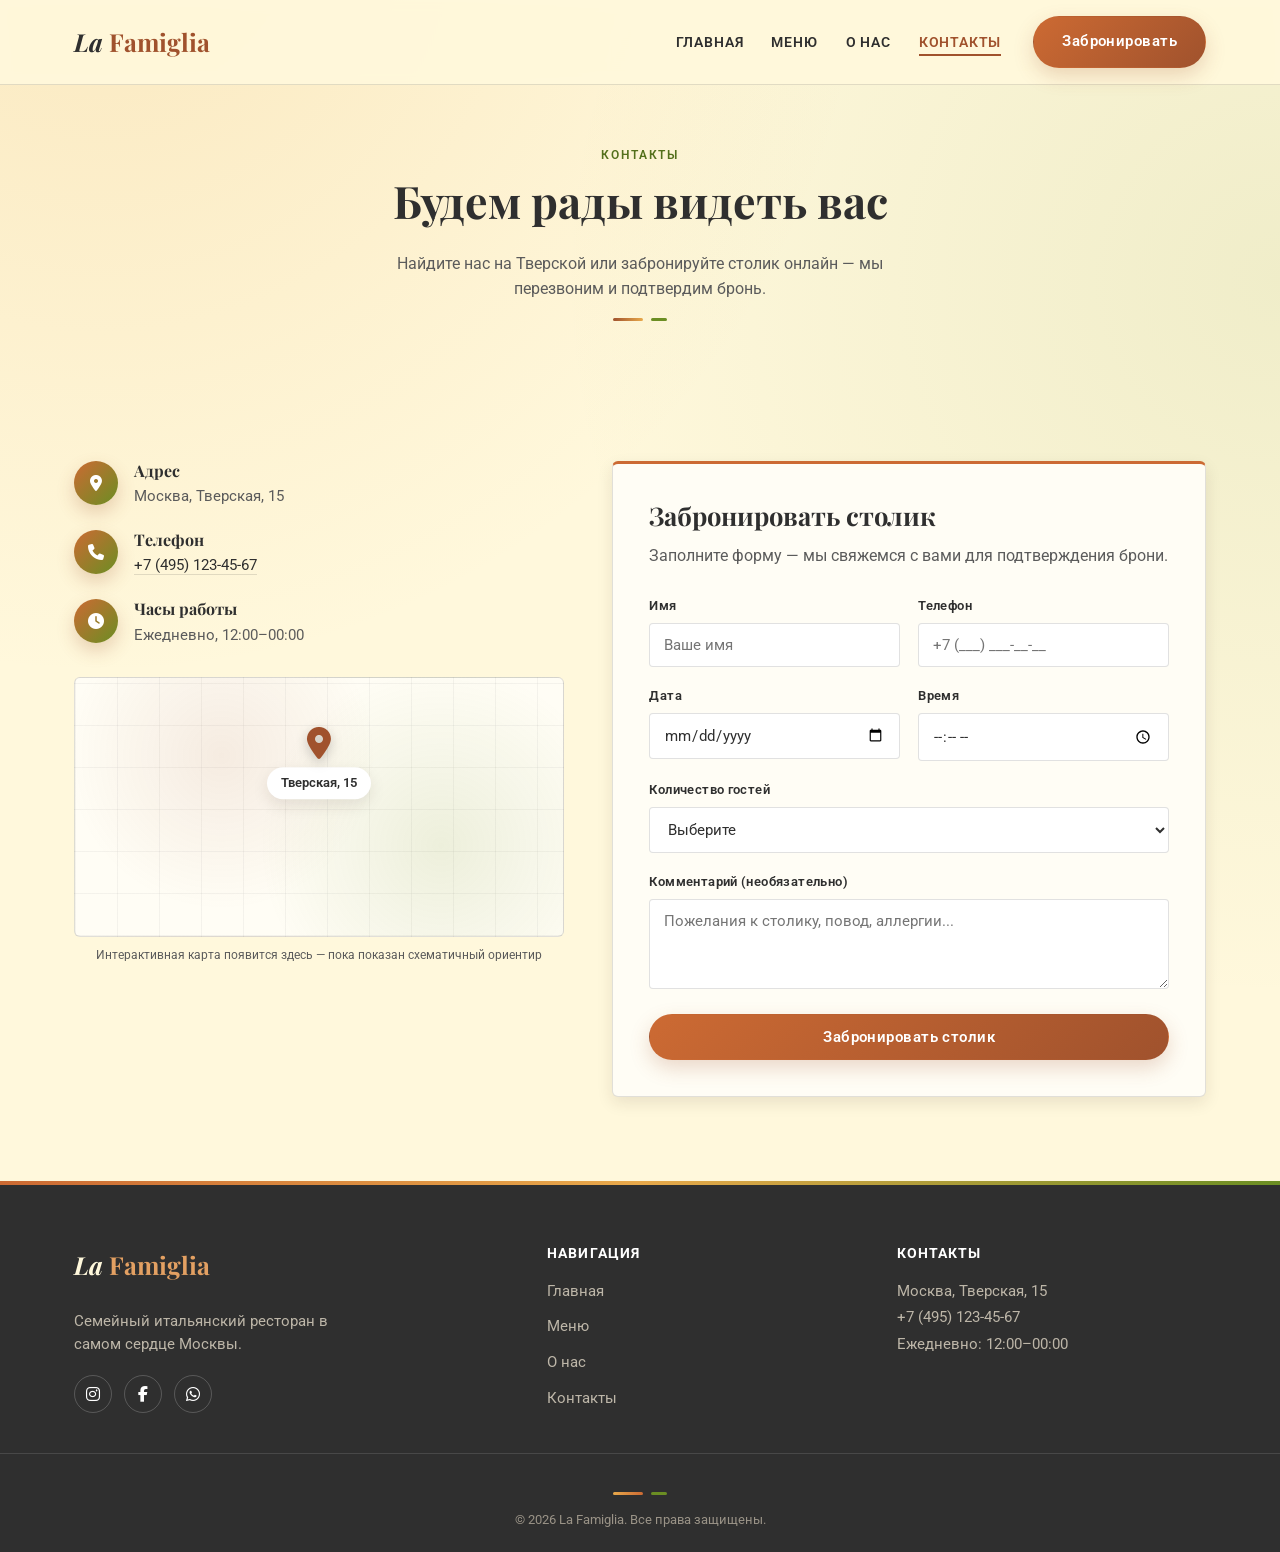
<file: contacts.html>
<!DOCTYPE html>
<html lang="ru">
<head>
<meta charset="UTF-8">
<meta name="viewport" content="width=device-width, initial-scale=1.0">
<title>Контакты и бронирование — La Famiglia</title>
<meta name="description" content="Контакты ресторана La Famiglia: адрес Тверская 15, телефон, часы работы и онлайн-бронирование столика.">
<link rel="preconnect" href="https://fonts.googleapis.com">
<link href="https://fonts.googleapis.com/css2?family=Playfair+Display:ital,wght@0,700;0,900;1,600&family=Roboto:wght@400;500;600;700&display=swap" rel="stylesheet">
<link rel="stylesheet" href="https://cdnjs.cloudflare.com/ajax/libs/font-awesome/6.5.1/css/all.min.css">
<link rel="stylesheet" href="styles.css">
</head>
<body>

<header class="header">
  <div class="container nav-wrap">
    <a href="index.html" class="logo">La <span>Famiglia</span></a>
    <button class="burger" id="burger" aria-label="Открыть меню" aria-expanded="false">
      <span></span><span></span><span></span>
    </button>
    <nav class="nav" id="nav">
      <ul class="nav-links">
        <li><a href="index.html">Главная</a></li>
        <li><a href="menu.html">Меню</a></li>
        <li><a href="about.html">О нас</a></li>
        <li><a href="contacts.html" class="active">Контакты</a></li>
      </ul>
      <a href="contacts.html#booking" class="btn btn-primary nav-cta">Забронировать</a>
    </nav>
  </div>
</header>

<main>

  <section class="section section--tight" style="text-align:center;">
    <div class="container">
      <span class="eyebrow">Контакты</span>
      <h1 style="font-size:clamp(2rem,4vw,2.8rem);">Будем рады видеть вас</h1>
      <p style="max-width:560px;margin:0 auto;">Найдите нас на Тверской или забронируйте столик онлайн — мы перезвоним и подтвердим бронь.</p>
      <div class="divider"><span></span><span></span></div>
    </div>
  </section>

  <section class="section" id="booking">
    <div class="container contacts-grid">

      <!-- ИНФОРМАЦИЯ -->
      <div>
        <div class="contact-info-list">
          <div class="contact-info-item">
            <i class="fa-solid fa-location-dot"></i>
            <div>
              <h4>Адрес</h4>
              <p>Москва, Тверская, 15</p>
            </div>
          </div>
          <div class="contact-info-item">
            <i class="fa-solid fa-phone"></i>
            <div>
              <h4>Телефон</h4>
              <p><a href="tel:+74951234567">+7 (495) 123-45-67</a></p>
            </div>
          </div>
          <div class="contact-info-item">
            <i class="fa-solid fa-clock"></i>
            <div>
              <h4>Часы работы</h4>
              <p>Ежедневно, 12:00–00:00</p>
            </div>
          </div>
        </div>

        <!-- КАРТА-ЗАГЛУШКА -->
        <div class="map-placeholder">
          <div class="pin">
            <i class="fa-solid fa-location-dot"></i>
            <span class="pin-label">Тверская, 15</span>
          </div>
        </div>
        <p class="map-note">Интерактивная карта появится здесь — пока показан схематичный ориентир</p>
      </div>

      <!-- ФОРМА БРОНИРОВАНИЯ -->
      <div class="booking-card">
        <h2 style="font-size:1.6rem;">Забронировать столик</h2>
        <p style="margin-bottom:26px;">Заполните форму — мы свяжемся с вами для подтверждения брони.</p>

        <form id="bookingForm" novalidate>
          <div class="form-row">
            <div class="field">
              <label for="name">Имя</label>
              <input type="text" id="name" name="name" placeholder="Ваше имя" required>
            </div>
            <div class="field">
              <label for="phone">Телефон</label>
              <input type="tel" id="phone" name="phone" placeholder="+7 (___) ___-__-__" required>
            </div>
          </div>

          <div class="form-row">
            <div class="field">
              <label for="date">Дата</label>
              <input type="date" id="date" name="date" required>
            </div>
            <div class="field">
              <label for="time">Время</label>
              <input type="time" id="time" name="time" required>
            </div>
          </div>

          <div class="field">
            <label for="guests">Количество гостей</label>
            <select id="guests" name="guests" required>
              <option value="">Выберите</option>
              <option>1 гость</option>
              <option>2 гостя</option>
              <option>3 гостя</option>
              <option>4 гостя</option>
              <option>5–6 гостей</option>
              <option>7+ гостей</option>
            </select>
          </div>

          <div class="field">
            <label for="comment">Комментарий (необязательно)</label>
            <textarea id="comment" name="comment" placeholder="Пожелания к столику, повод, аллергии..."></textarea>
          </div>

          <button type="submit" class="btn btn-primary btn-block">Забронировать столик</button>
        </form>
      </div>

    </div>
  </section>

</main>

<footer class="footer">
  <div class="container footer-grid">
    <div class="footer-brand">
      <p class="logo light">La <span>Famiglia</span></p>
      <p class="footer-tag">Семейный итальянский ресторан в самом сердце Москвы.</p>
      <div class="socials">
        <a href="#" aria-label="Instagram"><i class="fa-brands fa-instagram"></i></a>
        <a href="#" aria-label="Facebook"><i class="fa-brands fa-facebook-f"></i></a>
        <a href="#" aria-label="WhatsApp"><i class="fa-brands fa-whatsapp"></i></a>
      </div>
    </div>
    <div class="footer-col">
      <h4>Навигация</h4>
      <ul>
        <li><a href="index.html">Главная</a></li>
        <li><a href="menu.html">Меню</a></li>
        <li><a href="about.html">О нас</a></li>
        <li><a href="contacts.html">Контакты</a></li>
      </ul>
    </div>
    <div class="footer-col">
      <h4>Контакты</h4>
      <address>
        Москва, Тверская, 15<br>
        <a href="tel:+74951234567">+7 (495) 123-45-67</a><br>
        Ежедневно: 12:00–00:00
      </address>
    </div>
  </div>
  <div class="footer-bottom">
    <div class="divider light"><span></span><span></span></div>
    <p>&copy; 2026 La Famiglia. Все права защищены.</p>
  </div>
</footer>

<button class="back-to-top" id="backToTop" aria-label="Наверх"><i class="fa-solid fa-arrow-up"></i></button>

<!-- ВСПЛЫВАШКА -->
<div class="toast-overlay" id="toastOverlay">
  <div class="toast-box">
    <button class="toast-close" id="toastClose" aria-label="Закрыть"><i class="fa-solid fa-xmark"></i></button>
    <i class="fa-solid fa-circle-check"></i>
    <h3>Спасибо!</h3>
    <p>Мы перезвоним и подтвердим бронирование в ближайшее время.</p>
    <button class="btn btn-primary" id="toastOk">Хорошо</button>
  </div>
</div>

<script>
  const burger = document.getElementById('burger');
  const nav = document.getElementById('nav');
  burger.addEventListener('click', () => {
    const isOpen = nav.classList.toggle('open');
    burger.classList.toggle('open', isOpen);
    burger.setAttribute('aria-expanded', isOpen);
  });
  nav.querySelectorAll('a').forEach(a => a.addEventListener('click', () => {
    nav.classList.remove('open'); burger.classList.remove('open');
  }));

  const backToTop = document.getElementById('backToTop');
  window.addEventListener('scroll', () => {
    backToTop.classList.toggle('show', window.scrollY > 420);
  });
  backToTop.addEventListener('click', () => window.scrollTo({ top: 0, behavior: 'smooth' }));

  // форма бронирования
  const form = document.getElementById('bookingForm');
  const overlay = document.getElementById('toastOverlay');
  const closeToast = () => overlay.classList.remove('show');

  form.addEventListener('submit', (e) => {
    e.preventDefault();
    if (!form.checkValidity()) { form.reportValidity(); return; }
    overlay.classList.add('show');
    form.reset();
  });
  document.getElementById('toastClose').addEventListener('click', closeToast);
  document.getElementById('toastOk').addEventListener('click', closeToast);
  overlay.addEventListener('click', (e) => { if (e.target === overlay) closeToast(); });
</script>
</body>
</html>
</file>
<file: styles.css>
/* ==========================================================================
   La Famiglia — общие стили
   Палитра: терракота #A0522D · оливковый #6B8E23 · кремовый #FFF8DC · тёмный #2F2F2F
   Шрифты: Playfair Display (заголовки) · Roboto (текст)
   ========================================================================== */

:root{
  --terracotta:#A0522D;
  --terracotta-dark:#7d3e1f;
  --terracotta-bright:#CC6A33;
  --olive:#6B8E23;
  --olive-dark:#54701c;
  --gold:#E8A94B;
  --gold-dark:#c98a2e;
  --cream:#FFF8DC;
  --cream-card:#FFFDF5;
  --dark:#2F2F2F;
  --dark-soft:#5b5b5b;
  --line: rgba(47,47,47,.14);
  --shadow: 0 14px 34px rgba(47,30,15,.14);
  --shadow-sm: 0 6px 16px rgba(47,30,15,.10);
  --glow: 0 12px 28px rgba(204,106,51,.32);
  --radius: 6px;
  --font-display:'Playfair Display', Georgia, serif;
  --font-body:'Roboto', Arial, sans-serif;
  --container: 1180px;
}

*,*::before,*::after{ box-sizing:border-box; }
html{ scroll-behavior:smooth; }
body{
  margin:0;
  background:
    radial-gradient(circle at 8% -6%, rgba(232,169,75,.20), transparent 38%),
    radial-gradient(circle at 100% 18%, rgba(107,142,35,.10), transparent 40%),
    var(--cream);
  color:var(--dark);
  font-family:var(--font-body);
  font-size:16px;
  line-height:1.6;
  -webkit-font-smoothing:antialiased;
}
img{ max-width:100%; display:block; }
a{ color:inherit; text-decoration:none; }
ul{ margin:0; padding:0; list-style:none; }
h1,h2,h3,h4{
  font-family:var(--font-display);
  font-weight:700;
  margin:0 0 .5em;
  color:var(--dark);
  line-height:1.2;
}
p{ margin:0 0 1em; color:var(--dark-soft); }
.container{ max-width:var(--container); margin:0 auto; padding:0 24px; }

@media (prefers-reduced-motion: reduce){
  *{ animation-duration:.001ms !important; transition-duration:.001ms !important; scroll-behavior:auto !important; }
}

/* ---------- decor: divider "соус и оливковое масло" ---------- */
.divider{ display:flex; justify-content:center; gap:8px; margin:16px 0 0; }
.divider span{ height:3px; border-radius:2px; }
.divider span:nth-child(1){ width:30px; background:linear-gradient(90deg, var(--terracotta), var(--gold)); }
.divider span:nth-child(2){ width:16px; background:var(--olive); }
.divider.left{ justify-content:flex-start; }
.divider.light span:nth-child(1){ background:linear-gradient(90deg, var(--gold), var(--terracotta-bright)); }
.divider.light span:nth-child(2){ background:var(--olive); }

.eyebrow{
  display:inline-block; font-family:var(--font-body); font-weight:600;
  letter-spacing:.14em; text-transform:uppercase; font-size:.74rem;
  color:var(--olive-dark); margin-bottom:10px;
}

.section{ padding:84px 0; }
.section--tight{ padding:56px 0; }
.section--alt{
  background:linear-gradient(180deg, var(--cream-card), #FFF1D9);
  border-top:1px solid var(--line); border-bottom:1px solid var(--line);
}
.section-header{ text-align:center; max-width:640px; margin:0 auto 48px; }
.section-header h2{ font-size:clamp(1.9rem,3.4vw,2.6rem); }
.section-header.left{ text-align:left; margin:0 0 40px; }

/* ---------- buttons ---------- */
.btn{
  display:inline-flex; align-items:center; justify-content:center; gap:8px;
  font-family:var(--font-body); font-weight:600; font-size:.92rem;
  letter-spacing:.03em; padding:13px 28px; border-radius:999px;
  border:1.5px solid transparent; cursor:pointer; transition:transform .2s ease, background .2s ease, color .2s ease, border-color .2s ease;
}
.btn:hover{ transform:translateY(-2px); }
.btn-primary{ background:linear-gradient(135deg, var(--terracotta-bright), var(--terracotta)); color:#fff; box-shadow:0 8px 20px rgba(160,82,45,.22); }
.btn-primary:hover{ background:linear-gradient(135deg, var(--terracotta), var(--terracotta-dark)); box-shadow:var(--glow); }
.btn-outline{ background:transparent; color:var(--dark); border-color:var(--dark); }
.btn-outline:hover{ background:var(--dark); color:var(--cream); }
.btn-olive{ background:linear-gradient(135deg, var(--olive), var(--olive-dark)); color:#fff; }
.btn-olive:hover{ background:var(--olive-dark); box-shadow:0 10px 22px rgba(107,142,35,.28); }
.btn-block{ width:100%; }

/* ---------- header / nav ---------- */
.header{
  position:sticky; top:0; z-index:200;
  background:rgba(255,248,220,.94);
  backdrop-filter:saturate(160%) blur(6px);
  border-bottom:1px solid var(--line);
}
.nav-wrap{ display:flex; align-items:center; justify-content:space-between; padding:16px 24px; gap:20px; }
.logo{ font-family:var(--font-display); font-style:italic; font-weight:700; font-size:1.55rem; color:var(--dark); white-space:nowrap; }
.logo span{ color:var(--terracotta); font-style:normal; }
.logo.light{ color:var(--cream); }
.logo.light span{ color:#e3a062; }

.nav{ display:flex; align-items:center; gap:32px; }
.nav-links{ display:flex; gap:28px; }
.nav-links a{
  position:relative; font-size:.85rem; font-weight:600; letter-spacing:.06em;
  text-transform:uppercase; color:var(--dark); padding:6px 0;
}
.nav-links a::after{
  content:""; position:absolute; left:0; bottom:0; width:0; height:2px;
  background:var(--terracotta); transition:width .25s ease;
}
.nav-links a:hover::after, .nav-links a.active::after{ width:100%; }
.nav-links a.active{ color:var(--terracotta); }
.nav-cta{ white-space:nowrap; }

.burger{
  display:none; flex-direction:column; justify-content:center; gap:5px;
  width:38px; height:38px; background:none; border:none; cursor:pointer; padding:0;
}
.burger span{ width:100%; height:2px; background:var(--dark); transition:transform .25s ease, opacity .25s ease; }
.burger.open span:nth-child(1){ transform:translateY(7px) rotate(45deg); }
.burger.open span:nth-child(2){ opacity:0; }
.burger.open span:nth-child(3){ transform:translateY(-7px) rotate(-45deg); }

/* ---------- hero (index) ---------- */
.hero{
  position:relative; min-height:78vh; display:flex; align-items:center; justify-content:center;
  text-align:center; overflow:hidden; color:var(--cream);
}
.hero-bg{
  position:absolute; inset:0; background-size:cover; background-position:center;
}
.hero-bg::after{
  content:""; position:absolute; inset:0;
  background:
    radial-gradient(circle at 50% 0%, rgba(232,169,75,.22), transparent 45%),
    linear-gradient(180deg, rgba(160,82,45,.38), rgba(47,28,18,.82));
}
.hero-content{ position:relative; z-index:2; max-width:760px; padding:0 24px; animation:fadeUp .8s ease both; }
.hero-mark{ font-size:.95rem; letter-spacing:.32em; text-transform:uppercase; color:var(--gold); margin-bottom:18px; }
.hero h1{ color:#fff; font-size:clamp(2.4rem,6vw,4.2rem); margin-bottom:14px; }
.hero-slogan{ font-family:var(--font-display); font-style:italic; font-size:clamp(1.1rem,2.2vw,1.5rem); color:#f4e6cf; margin-bottom:32px; }
.hero-actions{ display:flex; gap:16px; justify-content:center; flex-wrap:wrap; }

@keyframes fadeUp{ from{ opacity:0; transform:translateY(18px);} to{ opacity:1; transform:translateY(0);} }

/* ---------- bestseller cards ---------- */
.cards-grid{ display:grid; grid-template-columns:repeat(3,1fr); gap:28px; }
.dish-card{
  background:var(--cream-card); border-radius:var(--radius); overflow:hidden;
  box-shadow:var(--shadow-sm); transition:transform .25s ease, box-shadow .25s ease;
  border:1px solid var(--line);
}
.dish-card:hover{ transform:translateY(-6px); box-shadow:0 18px 38px rgba(160,82,45,.24); }
.dish-card img{ width:100%; height:210px; object-fit:cover; }
.dish-card .dish-body{ padding:20px 22px 22px; }
.dish-card h3{ font-size:1.28rem; margin-bottom:6px; }
.dish-card .dish-desc{ font-size:.9rem; margin-bottom:14px; }
.dish-foot{ display:flex; align-items:center; justify-content:space-between; }
.dish-tag{
  display:inline-flex; gap:6px; align-items:center; font-size:.72rem; font-weight:700; letter-spacing:.05em; text-transform:uppercase;
  color:#3c2a10; background:linear-gradient(135deg, var(--gold), #f1c478); padding:5px 12px; border-radius:999px;
  box-shadow:0 4px 10px rgba(232,169,75,.35);
}

.price-tag{
  display:inline-flex; align-items:center; justify-content:center;
  min-width:62px; padding:7px 16px; border-radius:999px;
  border:none; color:#fff;
  font-family:var(--font-display); font-weight:700; font-size:1rem;
  background:linear-gradient(135deg, var(--terracotta-bright), var(--terracotta)); white-space:nowrap;
  box-shadow:0 6px 14px rgba(160,82,45,.28);
}

/* ---------- info strip (index) ---------- */
.info-strip{ display:grid; grid-template-columns:repeat(3,1fr); gap:24px; }
.info-item{ text-align:center; padding:0 12px; }
.info-item i{
  width:58px; height:58px; display:flex; align-items:center; justify-content:center;
  margin:0 auto 14px; border-radius:50%; font-size:1.4rem; color:#fff;
  background:linear-gradient(135deg, var(--terracotta-bright), var(--olive));
  box-shadow:0 10px 22px rgba(160,82,45,.24);
}
.info-item h4{ font-size:1.05rem; margin-bottom:6px; }
.info-item p{ font-size:.92rem; margin:0; }

/* ---------- menu page ---------- */
.menu-nav{
  position:sticky; top:73px; z-index:150; background:var(--cream);
  border-bottom:1px solid var(--line); padding:14px 0;
}
.menu-nav .chips{ display:flex; gap:10px; flex-wrap:wrap; justify-content:center; }
.chip{
  display:inline-flex; align-items:center; gap:8px; padding:9px 18px;
  border-radius:999px; border:1.5px solid var(--line); font-size:.85rem; font-weight:600;
  background:var(--cream-card); transition:background .2s ease, border-color .2s ease, color .2s ease, box-shadow .2s ease;
}
.chip i{ color:var(--terracotta); }
.chip:hover, .chip.active{
  background:linear-gradient(135deg, var(--terracotta-bright), var(--terracotta));
  border-color:transparent; color:#fff; box-shadow:0 8px 18px rgba(160,82,45,.28);
}
.chip:hover i, .chip.active i{ color:#fff; }

.menu-category{ padding:64px 0; scroll-margin-top:150px; }
.menu-category + .menu-category{ border-top:1px solid var(--line); }
.menu-cat-head{ display:flex; align-items:center; gap:16px; margin-bottom:34px; }
.menu-cat-head .icon-badge{
  width:54px; height:54px; border-radius:50%; display:flex; align-items:center; justify-content:center;
  color:#fff; font-size:1.3rem; flex:none;
  background:linear-gradient(135deg, var(--terracotta-bright), var(--olive));
  box-shadow:0 10px 22px rgba(160,82,45,.26);
}
.menu-cat-head h2{ margin:0; font-size:clamp(1.6rem,3vw,2.1rem); }

.menu-list{ display:grid; grid-template-columns:repeat(2,1fr); gap:6px 48px; }
.menu-item{
  display:flex; align-items:center; gap:16px;
  padding:14px 6px; border-bottom:1px dashed var(--line);
  border-radius:10px; transition:background .2s ease;
}
.menu-item:hover{ background:rgba(160,82,45,.06); }
.menu-thumb{
  width:62px; height:62px; border-radius:12px; overflow:hidden; flex:none;
  box-shadow:0 6px 14px rgba(47,30,15,.16);
}
.menu-thumb img{ width:100%; height:100%; object-fit:cover; transition:transform .35s ease; }
.menu-item:hover .menu-thumb img{ transform:scale(1.1); }
.menu-item-name{ flex:1; min-width:0; }
.menu-item-name .title{ font-family:var(--font-display); font-size:1.08rem; font-weight:700; }
.menu-item-name .desc{ font-size:.84rem; color:var(--dark-soft); margin-top:3px; }

/* ---------- about page ---------- */
.about-hero{ padding:72px 0 20px; text-align:center; }
.about-hero p.lead{ max-width:680px; margin:0 auto; font-size:1.05rem; }

.split{ display:grid; grid-template-columns:.9fr 1.1fr; gap:56px; align-items:center; }
.split.reverse{ grid-template-columns:1.1fr .9fr; }
.split.reverse .split-media{ order:2; }
.split-media img{ border-radius:var(--radius); box-shadow:var(--shadow); width:100%; height:420px; object-fit:cover; }
.split-text .eyebrow{ display:block; }
.split-text h2{ font-size:clamp(1.8rem,3vw,2.4rem); }

.timeline{ position:relative; max-width:760px; margin:0 auto; padding-left:0; }
.timeline::before{ content:""; position:absolute; left:74px; top:8px; bottom:8px; width:2px; background:var(--line); }
.timeline-item{ position:relative; display:grid; grid-template-columns:74px 1fr; gap:24px; padding:0 0 38px; }
.timeline-item:last-child{ padding-bottom:0; }
.timeline-year{ font-family:var(--font-display); font-weight:700; color:var(--terracotta); font-size:1.15rem; text-align:right; padding-top:2px; }
.timeline-dot{ position:absolute; left:69px; top:6px; width:12px; height:12px; border-radius:50%; background:var(--olive); border:3px solid var(--cream); box-shadow:0 0 0 1.5px var(--olive); }
.timeline-body h4{ font-size:1.1rem; margin-bottom:6px; }
.timeline-body p{ margin:0; font-size:.94rem; }

.pillars{ display:grid; grid-template-columns:repeat(3,1fr); gap:28px; }
.pillar{ background:var(--cream-card); border:1px solid var(--line); border-radius:var(--radius); padding:32px 26px; text-align:center; transition:transform .25s ease, box-shadow .25s ease; }
.pillar:hover{ transform:translateY(-4px); box-shadow:0 16px 32px rgba(160,82,45,.16); }
.pillar i{
  width:64px; height:64px; display:flex; align-items:center; justify-content:center; margin:0 auto 16px;
  border-radius:50%; font-size:1.6rem; color:#fff;
  background:linear-gradient(135deg, var(--terracotta-bright), var(--olive));
  box-shadow:0 10px 22px rgba(160,82,45,.24);
}
.pillar h3{ font-size:1.18rem; margin-bottom:10px; }
.pillar p{ font-size:.92rem; margin:0; }

.chef-quote{
  max-width:720px; margin:48px auto 0; text-align:center; padding:34px 30px;
  border-top:1px solid var(--line); border-bottom:1px solid var(--line);
}
.chef-quote p{ font-family:var(--font-display); font-style:italic; font-size:1.3rem; color:var(--dark); margin-bottom:12px; }
.chef-quote span{ font-family:var(--font-body); font-size:.85rem; font-weight:600; letter-spacing:.06em; text-transform:uppercase; color:var(--olive-dark); }

/* ---------- contacts page ---------- */
.contacts-grid{ display:grid; grid-template-columns:.95fr 1.15fr; gap:48px; align-items:start; }
.contact-info-list{ display:flex; flex-direction:column; gap:22px; margin-bottom:30px; }
.contact-info-item{ display:flex; gap:16px; align-items:flex-start; }
.contact-info-item i{
  width:44px; height:44px; flex:none; border-radius:50%; border:none; color:#fff;
  background:linear-gradient(135deg, var(--terracotta-bright), var(--olive));
  display:flex; align-items:center; justify-content:center;
  box-shadow:0 8px 18px rgba(160,82,45,.24);
}
.contact-info-item h4{ font-size:1rem; margin-bottom:4px; }
.contact-info-item p{ margin:0; font-size:.94rem; }
.contact-info-item a{ color:var(--dark); border-bottom:1px solid var(--line); }

.map-placeholder{
  position:relative; height:260px; border-radius:var(--radius); overflow:hidden;
  border:1px solid var(--line);
  background:
    radial-gradient(circle at 30% 30%, rgba(160,82,45,.10), transparent 40%),
    radial-gradient(circle at 75% 65%, rgba(107,142,35,.12), transparent 45%),
    repeating-linear-gradient(0deg, rgba(47,47,47,.05) 0 1px, transparent 1px 42px),
    repeating-linear-gradient(90deg, rgba(47,47,47,.05) 0 1px, transparent 1px 42px),
    var(--cream-card);
}
.map-placeholder .pin{
  position:absolute; top:50%; left:50%; transform:translate(-50%,-110%);
  display:flex; flex-direction:column; align-items:center; gap:8px;
}
.map-placeholder .pin i{ font-size:2rem; color:var(--terracotta); filter:drop-shadow(0 4px 6px rgba(0,0,0,.2)); }
.map-placeholder .pin-label{
  background:#fff; padding:6px 14px; border-radius:999px; font-size:.8rem; font-weight:600;
  box-shadow:var(--shadow-sm); white-space:nowrap;
}
.map-placeholder .pin-dot{ width:8px; height:8px; border-radius:50%; background:var(--terracotta-dark); opacity:.4; margin-top:-4px; }
.map-note{ font-size:.78rem; color:var(--dark-soft); text-align:center; margin-top:8px; }

/* booking form */
.booking-card{
  background:var(--cream-card); border:1px solid var(--line); border-top:3px solid var(--terracotta-bright);
  border-radius:var(--radius); padding:36px; box-shadow:var(--shadow-sm);
}
.form-row{ display:grid; grid-template-columns:1fr 1fr; gap:18px; }
.field{ margin-bottom:18px; }
.field label{ display:block; font-size:.82rem; font-weight:600; letter-spacing:.03em; margin-bottom:7px; color:var(--dark); }
.field input, .field select, .field textarea{
  width:100%; padding:12px 14px; border:1.5px solid var(--line); border-radius:4px;
  background:#fff; font-family:var(--font-body); font-size:.95rem; color:var(--dark);
  transition:border-color .2s ease;
}
.field input:focus, .field select:focus, .field textarea:focus{
  outline:none; border-color:var(--terracotta); box-shadow:0 0 0 3px rgba(204,106,51,.15);
}
.field textarea{ resize:vertical; min-height:90px; }

/* toast */
.toast-overlay{
  position:fixed; inset:0; background:rgba(47,47,47,.55); display:none;
  align-items:center; justify-content:center; z-index:1000; padding:20px;
}
.toast-overlay.show{ display:flex; animation:fadeIn .2s ease; }
@keyframes fadeIn{ from{opacity:0;} to{opacity:1;} }
.toast-box{
  background:var(--cream); border-radius:var(--radius); max-width:380px; width:100%;
  padding:38px 30px; text-align:center; box-shadow:var(--shadow); position:relative;
  animation:fadeUp .3s ease;
}
.toast-box i.fa-circle-check{ font-size:2.4rem; color:var(--olive); margin-bottom:14px; }
.toast-box h3{ margin-bottom:8px; }
.toast-box p{ margin-bottom:20px; }
.toast-close{ position:absolute; top:14px; right:16px; background:none; border:none; font-size:1.1rem; color:var(--dark-soft); cursor:pointer; }

/* ---------- footer ---------- */
.footer{
  background:var(--dark); color:#d9d3c8; padding-top:64px; position:relative;
}
.footer::before{
  content:""; position:absolute; top:0; left:0; right:0; height:4px;
  background:linear-gradient(90deg, var(--terracotta-bright), var(--gold), var(--olive));
}
.footer-grid{ display:grid; grid-template-columns:1.4fr 1fr 1fr; gap:40px; padding-bottom:40px; }
.footer-tag{ color:#bdb6a8; font-size:.92rem; max-width:280px; margin:14px 0 18px; }
.footer h4{ color:#fff; font-family:var(--font-body); font-size:.85rem; letter-spacing:.08em; text-transform:uppercase; margin-bottom:16px; }
.footer-col ul{ display:flex; flex-direction:column; gap:10px; }
.footer-col a{ color:#bdb6a8; font-size:.92rem; transition:color .2s ease; }
.footer-col a:hover{ color:var(--terracotta); }
.footer address{ font-style:normal; color:#bdb6a8; font-size:.92rem; line-height:1.8; }
.socials{ display:flex; gap:12px; margin-top:6px; }
.socials a{
  width:38px; height:38px; border-radius:50%; border:1px solid rgba(255,255,255,.2);
  display:flex; align-items:center; justify-content:center; color:#fff; transition:background .2s ease, border-color .2s ease;
}
.socials a:hover{ background:var(--terracotta); border-color:var(--terracotta); }
.footer-bottom{ border-top:1px solid rgba(255,255,255,.12); padding:22px 24px; text-align:center; }
.footer-bottom .divider{ margin-bottom:14px; }
.footer-bottom p{ color:#9a9387; font-size:.82rem; margin:0; }

/* ---------- back to top ---------- */
.back-to-top{
  position:fixed; right:24px; bottom:24px; width:48px; height:48px; border-radius:50%;
  background:linear-gradient(135deg, var(--terracotta-bright), var(--terracotta)); color:#fff; border:none;
  display:flex; align-items:center; justify-content:center;
  font-size:1.1rem; cursor:pointer; box-shadow:0 8px 20px rgba(160,82,45,.3); opacity:0; visibility:hidden;
  transform:translateY(10px); transition:opacity .25s ease, transform .25s ease, box-shadow .2s ease; z-index:150;
}
.back-to-top.show{ opacity:1; visibility:visible; transform:translateY(0); }
.back-to-top:hover{ box-shadow:var(--glow); }

/* ==========================================================================
   Адаптив
   ========================================================================== */
@media (max-width: 980px){
  .cards-grid{ grid-template-columns:repeat(2,1fr); }
  .split, .split.reverse{ grid-template-columns:1fr; }
  .split.reverse .split-media{ order:0; }
  .split-media img{ height:300px; }
  .contacts-grid{ grid-template-columns:1fr; }
  .footer-grid{ grid-template-columns:1fr 1fr; }
  .info-strip{ grid-template-columns:1fr; gap:32px; }
}

@media (max-width: 768px){
  .burger{ display:flex; }
  .nav{
    position:absolute; top:100%; left:0; right:0; background:var(--cream);
    flex-direction:column; align-items:stretch; gap:0; padding:10px 24px 22px;
    border-bottom:1px solid var(--line); box-shadow:var(--shadow-sm);
    transform:translateY(-12px); opacity:0; visibility:hidden; pointer-events:none;
    transition:opacity .2s ease, transform .2s ease;
  }
  .nav.open{ transform:translateY(0); opacity:1; visibility:visible; pointer-events:auto; }
  .nav-links{ flex-direction:column; gap:0; }
  .nav-links a{ display:block; padding:13px 0; border-bottom:1px solid var(--line); }
  .nav-cta{ margin-top:16px; text-align:center; }
  .menu-nav{ top:69px; }

  .cards-grid{ grid-template-columns:1fr; }
  .pillars{ grid-template-columns:1fr; }
  .menu-list{ grid-template-columns:1fr; }
  .form-row{ grid-template-columns:1fr; }
  .footer-grid{ grid-template-columns:1fr; gap:30px; }
  .section{ padding:56px 0; }
  .hero{ min-height:88vh; }
  .timeline::before{ left:54px; }
  .timeline-dot{ left:49px; }
  .timeline-item{ grid-template-columns:54px 1fr; gap:16px; }
  .booking-card{ padding:26px; }
}
</file>
